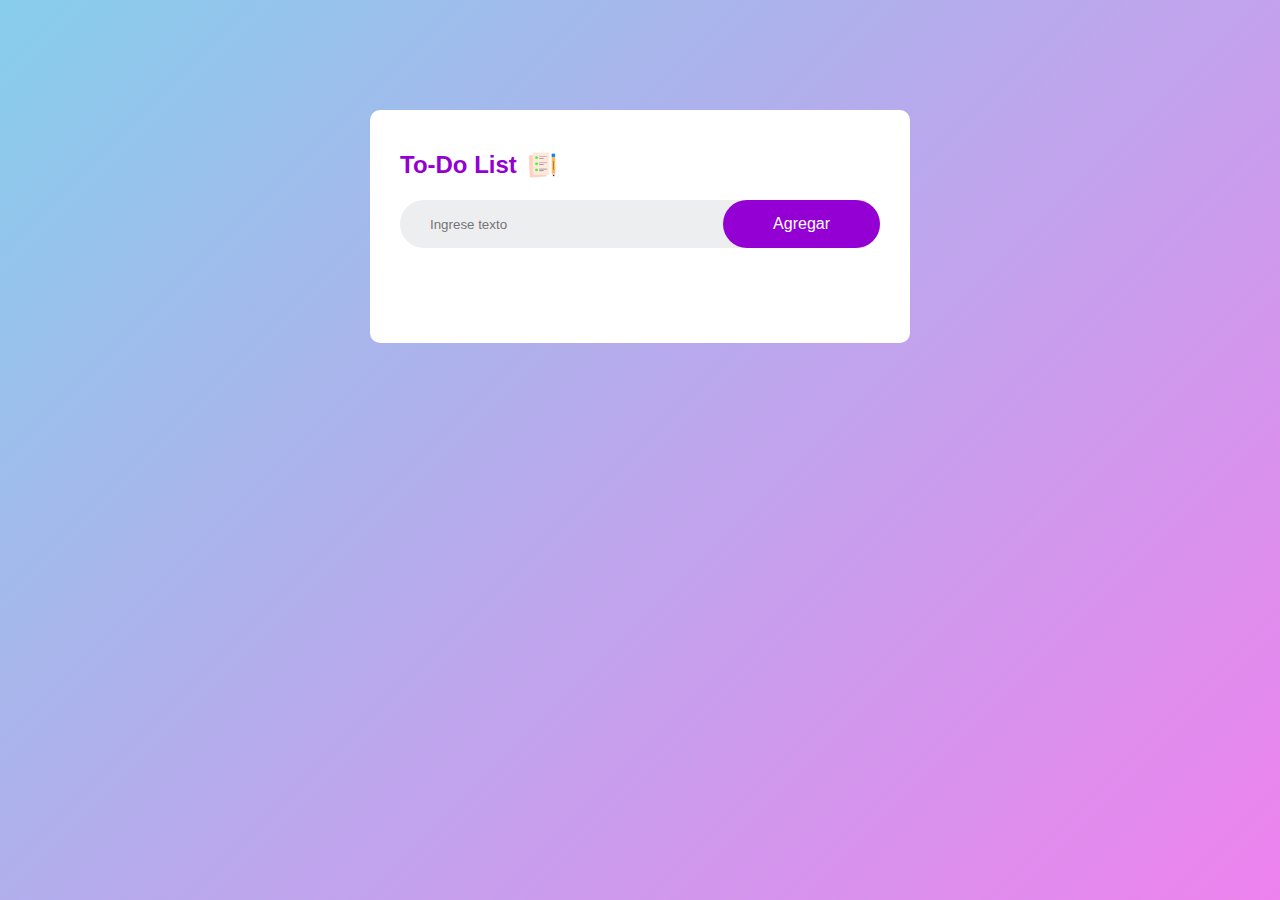
<file: To do List/index.html>
<!DOCTYPE html>
<html lang="en">
<head>
    <meta name="viewport" content="width=device-width, initial-scale=1.0">
    <title>To-Do List</title>
    <link rel="stylesheet" href="style.css">
</head>
<body>
    <div class="container">
        <div class="todo-app">
            <h2>
                To-Do List <img src="images/icon.png" alt="">
            </h2>
            <div class="row">
                <input type="text" id="input-box" placeholder="Ingrese texto">
                <button onclick="addTask()">Agregar</button>
            </div>
            <ul id="list-container">
                <!-- li class="checked">Task 1</li>
                <li>Task 2</li>
                <li>Task 3</li -->
            </ul>
        </div>
    </div>
<script src="script.js"></script>
</body>
</html>
</file>
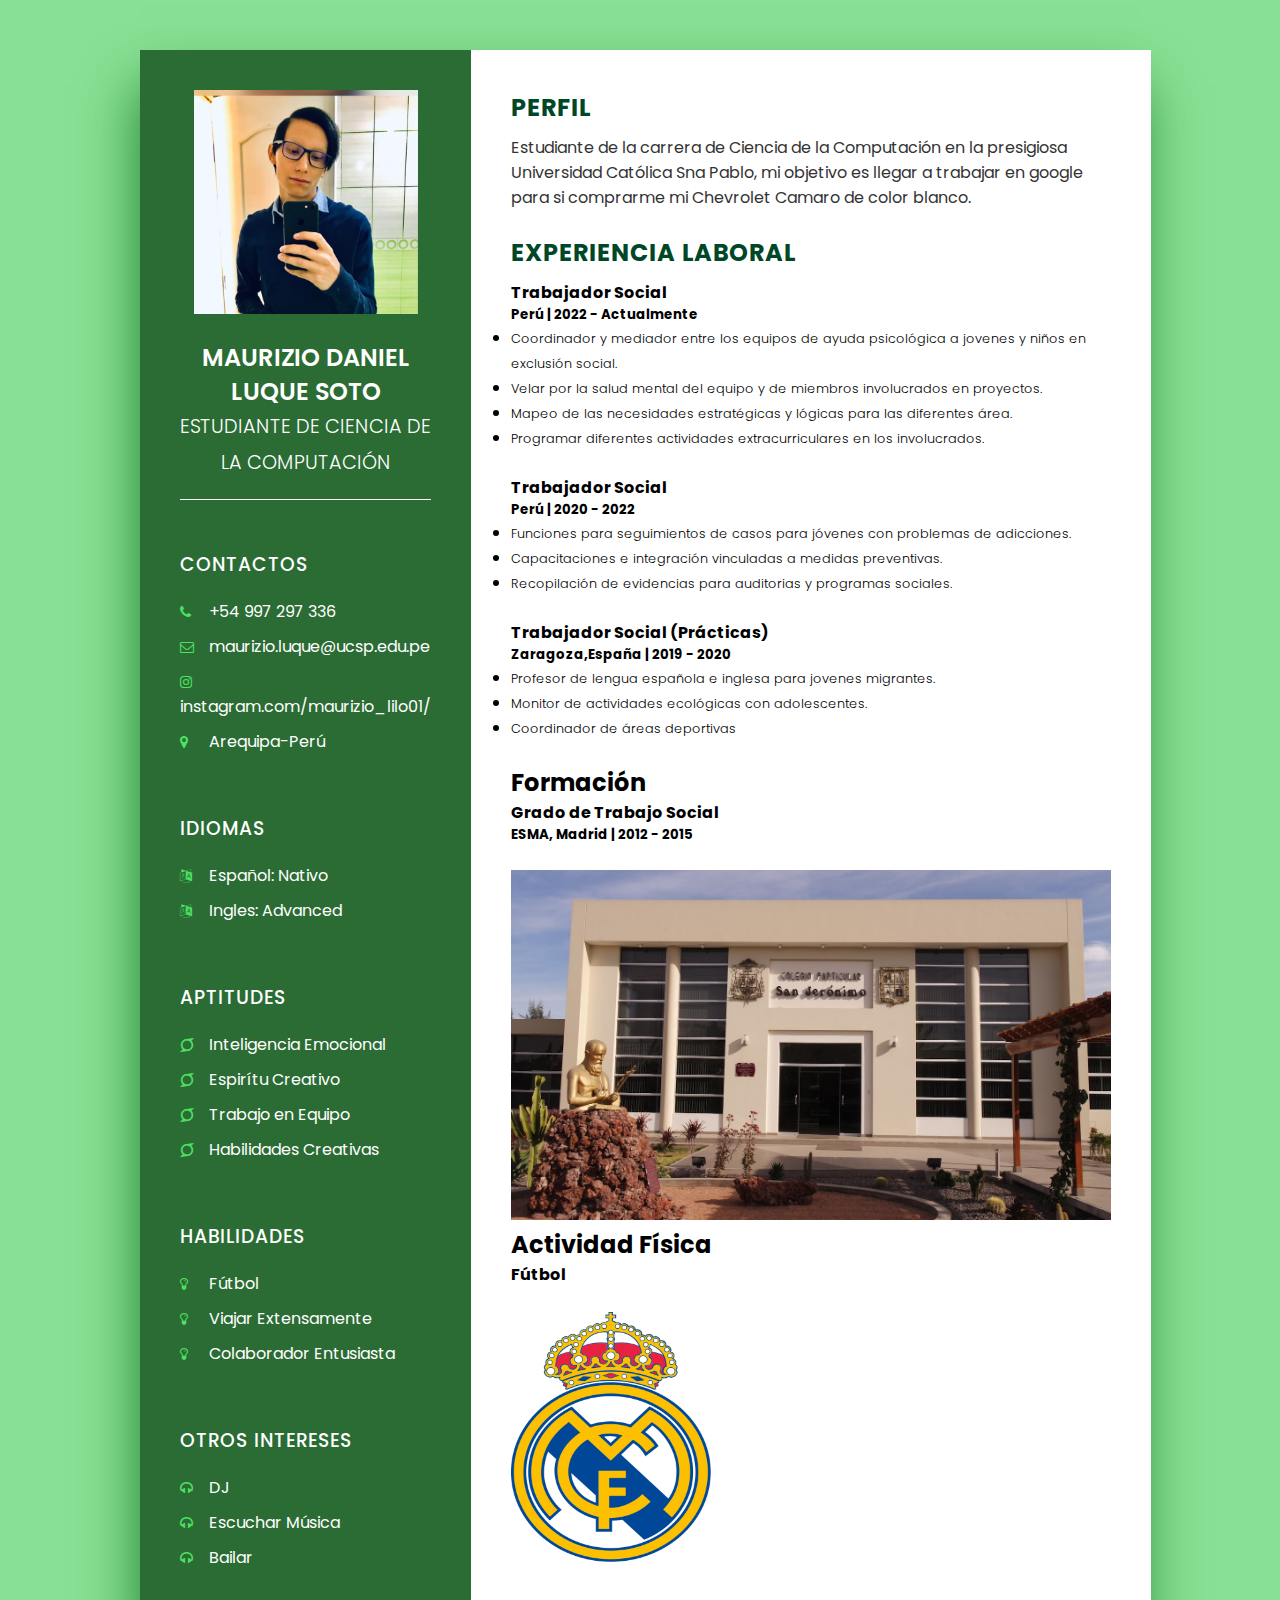
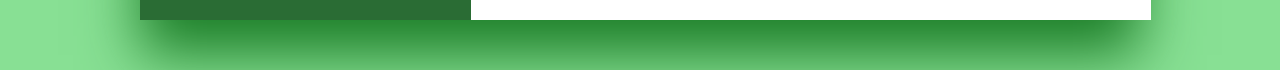
<file: Curriculum/Curriculum.html>
<!DOCTYPE html>
<html lang="en">
<head>
    <meta charset="UTF-8">
    <link rel="stylesheet" type="text/css" href="CVstyle.css">
    <meta name="viewport" content="width=device-width, initial-scale=1.0">
    <title>Curriculum Vitae</title>
    <link rel="stylesheet" href="https://cdnjs.cloudflare.com/ajax/libs/font-awesome/4.7.0/css/font-awesome.css" integrity="sha512-5A8nwdMOWrSz20fDsjczgUidUBR8liPYU+WymTZP1lmY9G6Oc7HlZv156XqnsgNUzTyMefFTcsFH/tnJE/+xBg==" crossorigin="anonymous" referrerpolicy="no-referrer" />
</head>
<body>
    <div class="container">
        <div class="left-side">
            <div class="profileText">
                <div class="imgBX">
                    <img src="me.png">
                </div>
                <h2>Maurizio Daniel Luque Soto<br><span>Estudiante de Ciencia de la Computación</span></h2>     
            </div>

            <div class="contactInfo">
                <h3 class="title">Contactos</h3>
                <ul>
                    <li>
                        <span class="icon"><i class="fa fa-phone" aria-hidden="true"></i></span>
                        <span class="text">+54 997 297 336</span>
                    </li>
                    <li>
                        <span class="icon"><i class="fa fa-envelope-o" aria-hidden="true"></i></span>
                        <span class="text">maurizio.luque@ucsp.edu.pe</span>
                    </li>
                    <li>
                        <span class="icon"><i class="fa fa-instagram" aria-hidden="true"></i></span>
                        <span class="text">instagram.com/maurizio_lilo01/</span>
                    </li>
                    <li>
                        <span class="icon"><i class="fa fa-map-marker" aria-hidden="true"></i></span>
                        <span class="text">Arequipa-Perú</span>
                    </li>
                </ul>
            </div>    

            <div class="contactInfo idiomas">
                <h3 class="title">Idiomas</h3>
                <ul>
                    <li>
                        <span class="icon"><i class="fa fa-language" aria-hidden="true"></i></span>
                        <span class="text">Español: Nativo</span>
                    </li>
                    <li>
                        <span class="icon"><i class="fa fa-language" aria-hidden="true"></i></span>
                        <span class="text">Ingles: Advanced</span>
                    </li>
                </ul>
            </div>
            
            <div class="contactInfo aptitudes">
                <h3 class="title">Aptitudes</h3>
                <ul>
                    <li>
                        <span class="icon"></i><i class="fa fa-superpowers" aria-hidden="true"></i></span>
                        <span class="text">Inteligencia Emocional</span>
                    </li>
                    <li>
                        <span class="icon"></i><i class="fa fa-superpowers" aria-hidden="true"></i></span>
                        <span class="text">Espirítu Creativo</span>
                    </li>
                    <li>
                        <span class="icon"></i><i class="fa fa-superpowers" aria-hidden="true"></i></span>
                        <span class="text">Trabajo en Equipo</span>
                    </li>
                    <li>
                        <span class="icon"></i><i class="fa fa-superpowers" aria-hidden="true"></i></span>
                        <span class="text">Habilidades Creativas</span>
                    </li>
                </ul>
            </div>

            <div class="contactInfo aptitudes">
                <h3 class="title">Habilidades</h3>
                <ul>
                    <li>
                        <span class="icon"><i class="fa fa-lightbulb-o" aria-hidden="true"></i></span>
                        <span class="text">Fútbol</span>
                    </li>
                    <li>
                        <span class="icon"><i class="fa fa-lightbulb-o" aria-hidden="true"></i></span>
                        <span class="text">Viajar Extensamente</span>
                    </li>
                    <li>
                        <span class="icon"><i class="fa fa-lightbulb-o" aria-hidden="true"></i></span>
                        <span class="text">Colaborador Entusiasta</span>
                    </li>
                </ul>
            </div>

            <div class="contactInfo otrosintereses">
                <h3 class="title">Otros Intereses</h3>
                <ul>
                    <li>
                        <span class="icon"><i class="fa fa-headphones" aria-hidden="true"></i></span>
                        <span class="text">DJ</span>
                    </li>
                    <li>
                        <span class="icon"><i class="fa fa-headphones" aria-hidden="true"></i></span>
                        <span class="text">Escuchar Música</span>
                    </li>
                    <li>
                        <span class="icon"><i class="fa fa-headphones" aria-hidden="true"></i></span>
                        <span class="text">Bailar</span>
                    </li>
                </ul>
            </div>
        </div>

        <div class="right-side">
            <div class="about">
                <h2 class="title2">Perfil</h2>
                <p>Estudiante de la carrera de Ciencia de la Computación en la presigiosa Universidad Católica Sna Pablo, mi objetivo es llegar a trabajar en google para si comprarme mi Chevrolet Camaro de color blanco.</p>
                <br>
            <div class="about">
                <h2 class="title2">Experiencia Laboral</h2>
                <div class="box">
                    <div class="text">
                        <h4>Trabajador Social</h4>
                        <h5>Perú | 2022 - Actualmente</h5>
                        <li>
                            <span class="icon"></span>
                            <span class="text">Coordinador y mediador entre los equipos de ayuda psicológica a jovenes y niños en exclusión social.</span>
                        </li>
                        <li>
                            <span class="icon"></span>
                            <span class="text">Velar por la salud mental del equipo y de miembros involucrados en proyectos.</span>
                        </li>
                        <li>
                            <span class="icon"></span>
                            <span class="text">Mapeo de las necesidades estratégicas y lógicas para las diferentes área.</span>
                        </li>
                        <li>
                            <span class="icon"></span>
                            <span class="text">Programar diferentes actividades extracurriculares en los involucrados.</span>
                        </li>

                        <br>

                        <h4>Trabajador Social</h4>
                        <h5>Perú | 2020 - 2022</h5>
                        <li>
                            <span class="icon"></span>
                            <span class="text">Funciones para seguimientos de casos para jóvenes con problemas de adicciones.</span>
                        </li>
                        <li>
                            <span class="icon"></span>
                            <span class="text">Capacitaciones e integración vinculadas a medidas preventivas.</span>
                        </li>
                        <li>
                            <span class="icon"></span>
                            <span class="text">Recopilación de evidencias para auditorias y programas sociales.</span>
                        </li>

                        <br>

                        <h4>Trabajador Social (Prácticas)</h4>
                        <h5>Zaragoza,España | 2019 - 2020</h5>
                        <li>
                            <span class="icon"></span>
                            <span class="text">Profesor de lengua española e inglesa para jovenes migrantes.</span>
                        </li>
                        <li>
                            <span class="icon"></span>
                            <span class="text">Monitor de actividades ecológicas con adolescentes.</span>
                        </li>
                        <li>
                            <span class="icon"></span>
                            <span class="text">Coordinador de áreas deportivas</span>
                        </li>
                        <br>
                    </div>

                <h2 class="title3">Formación</h2> 
                <div class="box">
                    <div class="text">
                        <h4>Grado de Trabajo Social</h4>
                        <h5>ESMA, Madrid | 2012 - 2015</h5>
                        <br>
                        <img src="SAM_0370.JPG" width="600px" height="350px">
                        <br>
                    </div>      
                </div>

                <h2 class="title3">Actividad Física</h2> 
                <div class="box">
                    <div class="text">
                        <h4>Fútbol</h4>
                        <br>
                        <img src="Real_Madrid_CF.svg.png" width="200px" height="250px">
                        <br>
                    </div>      
                </div>
            </div>
    </div>            
</body>
</html>
</file>
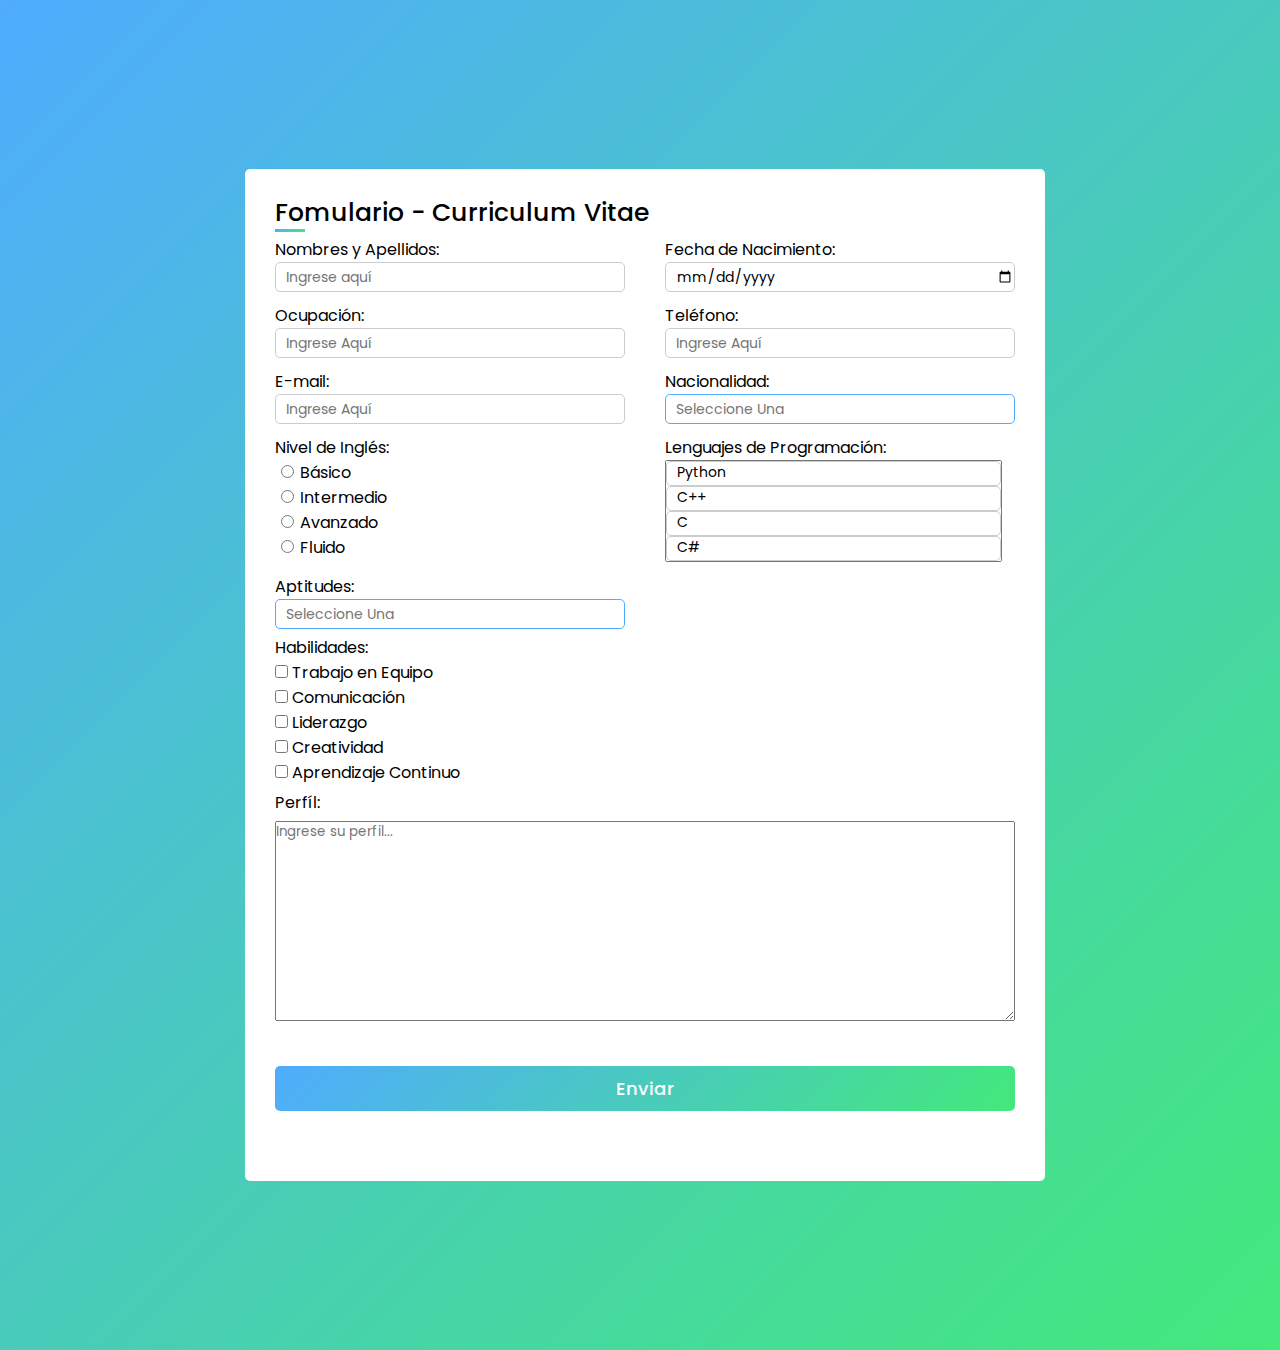
<file: Formulario a CV/Fomulario.html>
<!DOCTYPE html>
<html lang="en">
<head>
    <meta charset="UTF-8">
    <meta name="viewport" content="width=device-width, initial-scale=1.0">
    <link href="https://fonts.googleapis.com/css2?family=Dosis:wght@300;400;500;600;700;800&family=Quicksand&display=swap" rel="stylesheet">
    <link rel="stylesheet" href="FCVstyle.css">
    <title>Formulario - CV</title>
</head>
<body>
    <div class="container">
        <div class="title">Fomulario - Curriculum Vitae</div>
        <form action="#">
            <div class="user-details">
                <div class="input-box">
                    <span class="details">Nombres y Apellidos:</span>
                    <input class="cajas" type="text" placeholder="Ingrese aquí" required><br>
                </div>
                <div class="input-box">
                    <span class="details">Fecha de Nacimiento:</span>
                    <input class="cajas" type="date" required><br>
                </div>
                <div class="input-box">
                    <span class="details">Ocupación:</span>
                    <input class="cajas" type="text" placeholder="Ingrese Aquí" required><br>
                </div>
                <div class="input-box">
                    <span class="details">Teléfono:</span>
                    <input class="cajas" type="text" placeholder="Ingrese Aquí" required><br>
                </div>
                <div class="input-box">
                    <span class="details">E-mail:</span>
                    <input class="cajas" type="text" placeholder="Ingrese Aquí" required><br>
                </div>
                <div class="input-box">
                    <span class="details">Nacionalidad:</span>
                    <input class="cajas" list="nacionalidad" placeholder="Seleccione Una">
                        <datalist id="nacionalidad">
                            <option value="Peruano"></option>
                            <option value="Colombiano"></option>
                            <option value="Ecuatoriano"></option>
                            <option value="Boliviano"></option>
                            <option value="Portugues"></option>
                            <option value="Holandés"></option>
                            <option value="Ucraniano"></option>
                            <option value="Ruso"></option>
                            <option value="Giorgiano"></option>
                            <option value="Italiano"></option>
                        </datalist>
                </div>
                <div class="input-box-english">
                    <span class="details">Nivel de Inglés:</span><br>
                    <input type="radio" name="nivel">Básico<br>
                    <input type="radio" name="nivel">Intermedio<br>
                    <input type="radio" name="nivel">Avanzado<br>
                    <input type="radio" name="nivel">Fluido<br>
                </div>
                <div class="input-box-languages">
                    <span class="details">Lenguajes de Programación:</span><br>
                    <select class="cajas" multiple>
                        <option value="l1">Python</option>
                        <option value="l2">C++</option>
                        <option value="l3">C</option>
                        <option value="l4">C#</option>
                        <option value="l5">Java</option>
                        <option value="16">HTML</option>
                        <option value="17">JavaScript</option>
                        <option value="18">PHP</option>
                    </select>
                </div>
                <div class="input-box">
                    <span class="details">Aptitudes:</span>
                    <input class="cajas" list="aptitudes" placeholder="Seleccione Una">
                    <datalist id="aptitudes">
                        <option value="Liderazgo"></option>
                        <option value="Resolución de problemas">
                        <option value="Creatividad"></option>
                        <option value="Competencias digitales">
                        <option value="Adaptabilidad">
                    </datalist>
                </div>
            </div>
            <div class="gender-skills">
                <span class="skills-title">Habilidades:</span>
                <div class="category">
                    <label for="">
                        <input type="checkbox" id="Habilidad1" name="habilidad1" value="Trabajo">
                        <span class="gender">Trabajo en Equipo</span><br>
                    </label>
                    <label for="">
                        <input type="checkbox" id="Habilidad2" name="habilidad2" value="Comunicación">
                        <span class="gender">Comunicación</span><br>
                    </label>
                    <label for="">
                        <input type="checkbox" id="Habilidad3" name="habilidad3" value="Liderazgo">
                        <span class="gender">Liderazgo</span><br>
                    </label>
                    <label for="">
                        <input type="checkbox" id="Habilidad4" name="habilidad4" value="Creatividad">
                        <span class="gender">Creatividad</span><br>
                    </label>
                    <label for="">
                        <input type="checkbox" id="Habilidad5" name="habilidad5" value="Aprendizaje">
                        <span class="gender">Aprendizaje Continuo</span><br>
                    </label> 
                </div>
            <div class="input-box-perfil">
                <span class="perfil">Perfíl:</span><br>
                <textarea name="perfil" style="height: 200px; width: 740px;"  placeholder="Ingrese su perfil..." required></textarea>
            </div>
            <div class="button">
                <input type="submit" value="Enviar">
            </div>
        </form>
    </div>    
</body>
</html>
</file>
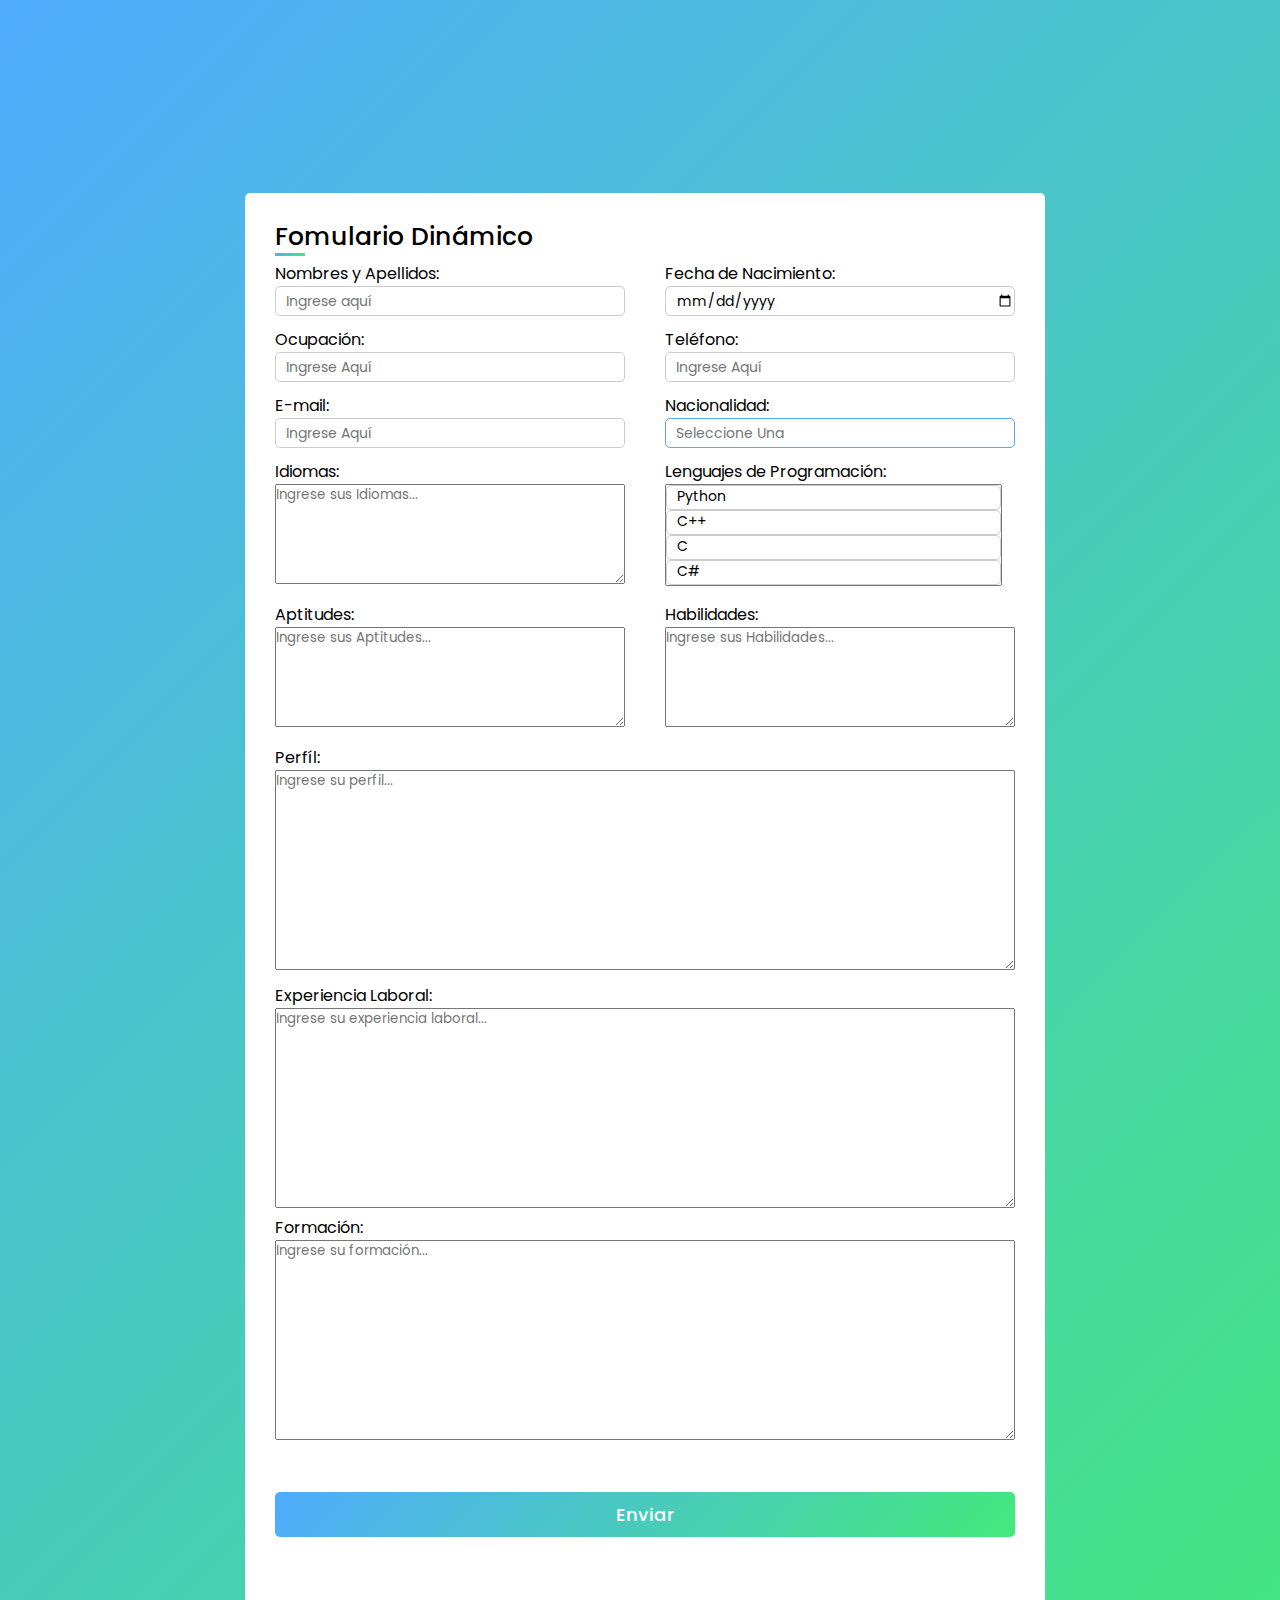
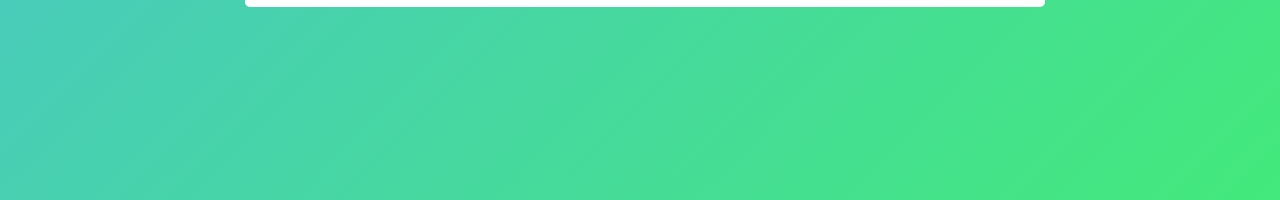
<file: PaginaWebDinamica/Dinamica.html>
<!DOCTYPE html>
<html lang="en">
<head>
    <meta charset="UTF-8">
    <meta name="viewport" content="width=device-width, initial-scale=1.0">
    <link href="https://fonts.googleapis.com/css2?family=Dosis:wght@300;400;500;600;700;800&family=Quicksand&display=swap" rel="stylesheet">
    <link rel="stylesheet" href="styleD.css">
    <title>Formulario Dinámico</title>
</head>
<body>
    <div class="container">
        <div class="title">Fomulario Dinámico</div>
        <form action="direction.php" method="post">
            <div class="user-details">
                <div class="input-box">
                    <span class="details">Nombres y Apellidos:</span>
                    <input class="cajas" name="complete_name" type="text" placeholder="Ingrese aquí" required><br>
                </div>
                <div class="input-box">
                    <span class="details">Fecha de Nacimiento:</span>
                    <input class="cajas" name="date" type="date" required><br>
                </div>
                <div class="input-box">
                    <span class="details">Ocupación:</span>
                    <input class="cajas" name="ocu" type="text" placeholder="Ingrese Aquí" required><br>
                </div>
                <div class="input-box">
                    <span class="details">Teléfono:</span>
                    <input class="cajas" name="cellphone" type="text" placeholder="Ingrese Aquí" required><br>
                </div>
                <div class="input-box">
                    <span class="details">E-mail:</span>
                    <input class="cajas" name="email" type="text" placeholder="Ingrese Aquí" required><br>
                </div>
                <div class="input-box">
                    <span class="details">Nacionalidad:</span>
                    <input class="cajas" name="nationality" list="nacionalidad" placeholder="Seleccione Una">
                        <datalist id="nacionalidad">
                            <option value="Peruano"></option>
                            <option value="Colombiano"></option>
                            <option value="Ecuatoriano"></option>
                            <option value="Boliviano"></option>
                            <option value="Portugues"></option>
                            <option value="Holandés"></option>
                            <option value="Ucraniano"></option>
                            <option value="Ruso"></option>
                            <option value="Giorgiano"></option>
                            <option value="Italiano"></option>
                        </datalist>
                </div>
                <div class="input-box-english">
                    <span class="details">Idiomas:</span><br>
                    <textarea name="idi" style="height: 100px; width: 350px;"  placeholder="Ingrese sus Idiomas..." required></textarea>
                </div>
                <div class="input-box-languages">
                    <span class="details">Lenguajes de Programación:</span><br>
                    <select class="cajas" multiple>
                        <option value="l1">Python</option>
                        <option value="l2">C++</option>
                        <option value="l3">C</option>
                        <option value="l4">C#</option>
                        <option value="l5">Java</option>
                        <option value="16">HTML</option>
                        <option value="17">JavaScript</option>
                        <option value="18">PHP</option>
                    </select>
                </div>
                <div class="input-box">
                    <span class="details">Aptitudes:</span>
                    <textarea name="aptitut" style="height: 100px; width: 350px;"  placeholder="Ingrese sus Aptitudes..." required></textarea>
                </div>
                <div class="input-box">
                    <span class="skills-title">Habilidades:</span>
                    <textarea name="habilitys" style="height: 100px; width: 350px;"  placeholder="Ingrese sus Habilidades..." required></textarea>
                </div>    
                <div class="input-box">
                    <span class="perfil">Perfíl:</span><br>
                    <textarea name="perfil" style="height: 200px; width: 740px;"  placeholder="Ingrese su perfil..." required></textarea>
                </div>
                <div class="input-box-El">
                    <span class="Experiencia Laboral:">Experiencia Laboral:</span>
                    <textarea name="EL" style="height: 200px; width: 740px;" placeholder="Ingrese su experiencia laboral..."required></textarea>
                </div>
                <div class="input-box-Form">
                    <span class="Formacion:">Formación:</span>
                    <textarea name="forma" style="height: 200px; width: 740px;" placeholder="Ingrese su formación..."required></textarea>
                </div>
            </div>
            <div class="button">
                <input type="submit" value="Enviar">
            </div>
        </form>
    </div>    
</body>
</html>
</file>
<file: To do List/style.css>
*
{
    margin: 0;
    padding: 0;
    font-family: 'Poppins', sans-serif;
    box-sizing: border-box;
}
.container
{
    width: 100%;
    min-height: 100vh;
    background: linear-gradient(135deg, skyblue,violet);
    padding: 10px; 
}
.todo-app
{
    width: 100%;
    max-width: 540px;
    background: #fff;
    margin: 100px auto 20px;
    padding: 40px 30px 70px;
    border-radius: 10px;
}
.todo-app h2
{
    color: darkviolet;
    display: flex;
    align-items: center;
    margin-bottom: 20px;
}
.todo-app h2 img
{
    width: 30px;
    margin-left: 10px;
}
.row
{
    display: flex;
    align-items: center;
    justify-content: space-between;
    background: #edeef0;
    border-radius: 30px;
    padding-left: 20px;
    margin-bottom: 25px;
}
input
{
    flex: 1;
    border: none;
    outline: none;
    background: transparent;
    padding: 10px;
    font-weight: 14px;
}
button
{
    border: none;
    outline: none;
    padding: 15px 50px;
    background: darkviolet;
    color: #fff;
    font-size: 16px;
    cursor: pointer;
    border-radius: 40px;
}
ul li
{
    list-style: none;
    font-size: 17px;
    padding: 12px 8px 12px 50px;
    user-select: none;
    cursor: pointer;
    position: relative;
}
ul li::before
{
    content: '';
    position: absolute;
    height:  28px;
    width: 28px;
    border-radius: 50%;
    background-image: url(images/unchecked.png);
    background-size: cover;
    background-position: center;
    top: 12px;
    left: 8px;
}
ul li.checked
{
    color: #555;
}
ul li.checked::before
{
    background-image: url(images/checked.png);
}
ul li span
{
    position: absolute;
    right: 0;
    top: 5px;
    width: 40px;
    height: 40px;
    font-size: 22px;
    color: #555;
    line-height: 40px;
    text-align: center;
    border-radius: 50%;
}
ul li span:hover
{
    background: #eddef0;
}
</file>
<file: Curriculum/CVstyle.css>
@import url('http://fonts.googleapis.com/css?family=Poppins:200,300,400,500,600,700,800,900&display=swap');
*
{
    margin: 0;
    padding: 0;
    box-sizing: border-box;
    font-family: 'Poppins', sans-serif;
}
body
{
    background: #88e094;
    display: flex;
    justify-content: center;
    align-items: center;
    min-height: 100vh;
}
.container
{
    position: relative;
    width: 100%;
    max-width: 1000px;
    min-height: 100px;
    margin: 50px;
    background: white;
    display: grid;
    grid-template-columns: 1fr 2fr;
    box-shadow: 0 35px 55px #1d7f29;
}
.container .left-side
{
    position: relative;
    background: #2a6c34;
    padding: 40px;
}
.profileText
{
    position: relative;
    display: flex;
    flex-direction: column;
    align-items: center;
    padding-bottom: 20px;
    border-bottom: 1px solid white;
}
.profileText .imgBx
{
    position: relative;
    width: 200px;
    height: 200px;
    border-radius: 50%;
    overflow: hidden;
}
.profileText .imgBx img
{
    position: absolute;
    top: 0;
    left: 0;
    width: 100%;
    height: 100%;
    object-fit: cover;
}
.profileText h2
{
    color: white;
    font-size: 1.5em;
    margin-top: 20px;
    text-transform: uppercase;
    text-align: center;
    font-weight: 600;
    line-height: 1.4em;
}
.profileText h2 span
{
    font-size: 0.8em;
    font-weight: 300;
}
.contactInfo
{
    padding-top: 50px;
}
.title
{
    color: white;
    text-transform: uppercase;
    font-weight: 500;
    letter-spacing: 1px;
    margin-bottom: 20px;
}
.contactInfo ul
{
    position: relative; 
}
.contactInfo ul li
{
    position: relative;
    list-style: none;
    margin: 10px 0;
    cursor: pointer;
}
.contactInfo ul li .icon
{
    display: inline-block;
    width: 25px;
    font-size: 14px;
    color: #4fe063;
}
.contactInfo ul li span
{
    color: white;
    font-weight: 400;
}
.container .right-side
{
    position: relative;
    background: white;
    padding: 40px;
}
.about
{
    margin-bottom: 40px;
}
.about:last-child
{
    margin-bottom: 0;
}
.title2
{
    color: #004728;
    text-transform: uppercase;
    letter-spacing: 1px;
    margin-bottom: 10px;
}
p
{
    color: #333333;
}
.about .box span
{
    font-size: 0.8em;
    font-weight: 300;
}
</file>
<file: Formulario a CV/FCVstyle.css>
@import url('http://fonts.googleapis.com/css?family=Poppins:200,300,400,500,600,700,800,900&display=swap');
*
{
    margin : 0;
    padding: 0;
    box-sizing: border-box;
    font-family: 'Poppins',sans-serif;
}
body
{
    display: flex;
    height: 150vh;
    justify-content: center;
    align-items: center;
    padding-left: 10px;
    background: linear-gradient(135deg,#4facfe,#43e97b);
}
.container
{
    max-width: 800px;
    width: 100%;
    background: white;
    padding: 25px 30px;
    border-radius: 5px;
}
.container .title
{
    font-size: 25px;
    font-weight: 500;  
    position: relative;
}
.container .title::before
{
    content: '';
    position: absolute;
    left: 0;
    bottom: 0;
    height: 3px;
    width: 30px;
    background: linear-gradient(135deg,#4facfe,#43e97b);
}
.container form .user-details
{
    display: flex;
    flex-wrap: wrap;
    justify-content: space-between;
}
form .user-details .input-box
{
    margin: 5px 0 6px 0;
    width: calc(100% / 2 - 20px);
}
.user-details .input-box details
{
    font-weight: 500;
    margin-bottom: 5px;
}
.user-details .input-box input
{
    height: 30px;
    width: 100%;
    outline: none;
    border-radius: 5px;
    border: 1px solid #ccc;
    padding-left: 10px;
    font-size: 14px;
}
.user-details .input-box-english
{
    margin: 5px 0 6px 0;
    width: calc(100% / 2 - 20px);
}
.user-details .input-box-english input
{
    width: 25px;
}
.user-details .input-box-languages
{
    margin: 5px 0 6px 0;
    width: calc(100% / 2 - 20px);
}
.user-details .input-box-languages option
{
    height: 25px;
    width: 335px;
    outline: none;
    border-radius: 5px;
    border: 1px solid #ccc;
    padding-left: 10px;
    font-size: 14px;
}
.container form .input-box-perfil
{
    display: flex;
    flex-wrap: wrap;
    justify-content: space-between;
}
form .input-box-perfil .perfil
{
    margin: 5px 0 6px 0;
}
.user-details .input-box input:valid
{
    border-color:#4facfe;
}
form .button
{
    height: 45px;
    margin: 45px 0;
}
form .button input
{
    height: 100%;
    width: 100%;
    outline: none;
    color: white;
    border: none;
    font-size: 18px;
    font-weight: 500;
    border-radius: 5px;
    letter-spacing: 1px;
    background: linear-gradient(135deg,#4facfe,#43e97b);
}
form .button input:hover
{
    background: linear-gradient(135deg,#4facfe,#43e97b);
}
</file>
<file: PaginaWebDinamica/styleD.css>
@import url('http://fonts.googleapis.com/css?family=Poppins:200,300,400,500,600,700,800,900&display=swap');
*
{
    margin : 0;
    padding: 0;
    box-sizing: border-box;
    font-family: 'Poppins',sans-serif;
}
body
{
    display: flex;
    height: 200vh;
    justify-content: center;
    align-items: center;
    padding-left: 10px;
    background: linear-gradient(135deg,#4facfe,#43e97b);
}
.container
{
    max-width: 800px;
    width: 100%;
    background: white;
    padding: 25px 30px;
    border-radius: 5px;
}
.container .title
{
    font-size: 25px;
    font-weight: 500;  
    position: relative;
}
.container .title::before
{
    content: '';
    position: absolute;
    left: 0;
    bottom: 0;
    height: 3px;
    width: 30px;
    background: linear-gradient(135deg,#4facfe,#43e97b);
}
.container form .user-details
{
    display: flex;
    flex-wrap: wrap;
    justify-content: space-between;
}
form .user-details .input-box
{
    margin: 5px 0 6px 0;
    width: calc(100% / 2 - 20px);
}
.user-details .input-box details
{
    font-weight: 500;
    margin-bottom: 5px;
}
.user-details .input-box input
{
    height: 30px;
    width: 100%;
    outline: none;
    border-radius: 5px;
    border: 1px solid #ccc;
    padding-left: 10px;
    font-size: 14px;
}
.user-details .input-box-english
{
    margin: 5px 0 6px 0;
    width: calc(100% / 2 - 20px);
}
.user-details .input-box-english input
{
    width: 25px;
}
.user-details .input-box-languages
{
    margin: 5px 0 6px 0;
    width: calc(100% / 2 - 20px);
}
.user-details .input-box-languages option
{
    height: 25px;
    width: 335px;
    outline: none;
    border-radius: 5px;
    border: 1px solid #ccc;
    padding-left: 10px;
    font-size: 14px;
}
.container form .input-box-perfil
{
    display: flex;
    flex-wrap: wrap;
    justify-content: space-between;
}
form .input-box-perfil .perfil
{
    margin: 5px 0 6px 0;
}
.user-details .input-box input:valid
{
    border-color:#4facfe;
}
form .button
{
    height: 45px;
    margin: 45px 0;
}
form .button input
{
    height: 100%;
    width: 100%;
    outline: none;
    color: white;
    border: none;
    font-size: 18px;
    font-weight: 500;
    border-radius: 5px;
    letter-spacing: 1px;
    background: linear-gradient(135deg,#4facfe,#43e97b);
}
form .button input:hover
{
    background: linear-gradient(135deg,#4facfe,#43e97b);
}
.button2 
{
    height: 65px;
    width: 150px;
    text-align: center;
    outline: none;
    color: white;
    border: none;
    font-size: 18px;
    font-weight: 500;
    border-radius: 5px;
    letter-spacing: 1px;
    background: linear-gradient(100deg,#B983FF,#99FEFF);
}
.button2:hover
{
    background: linear-gradient(100dg,#B983FF,#99FEFF);
}
</file>
